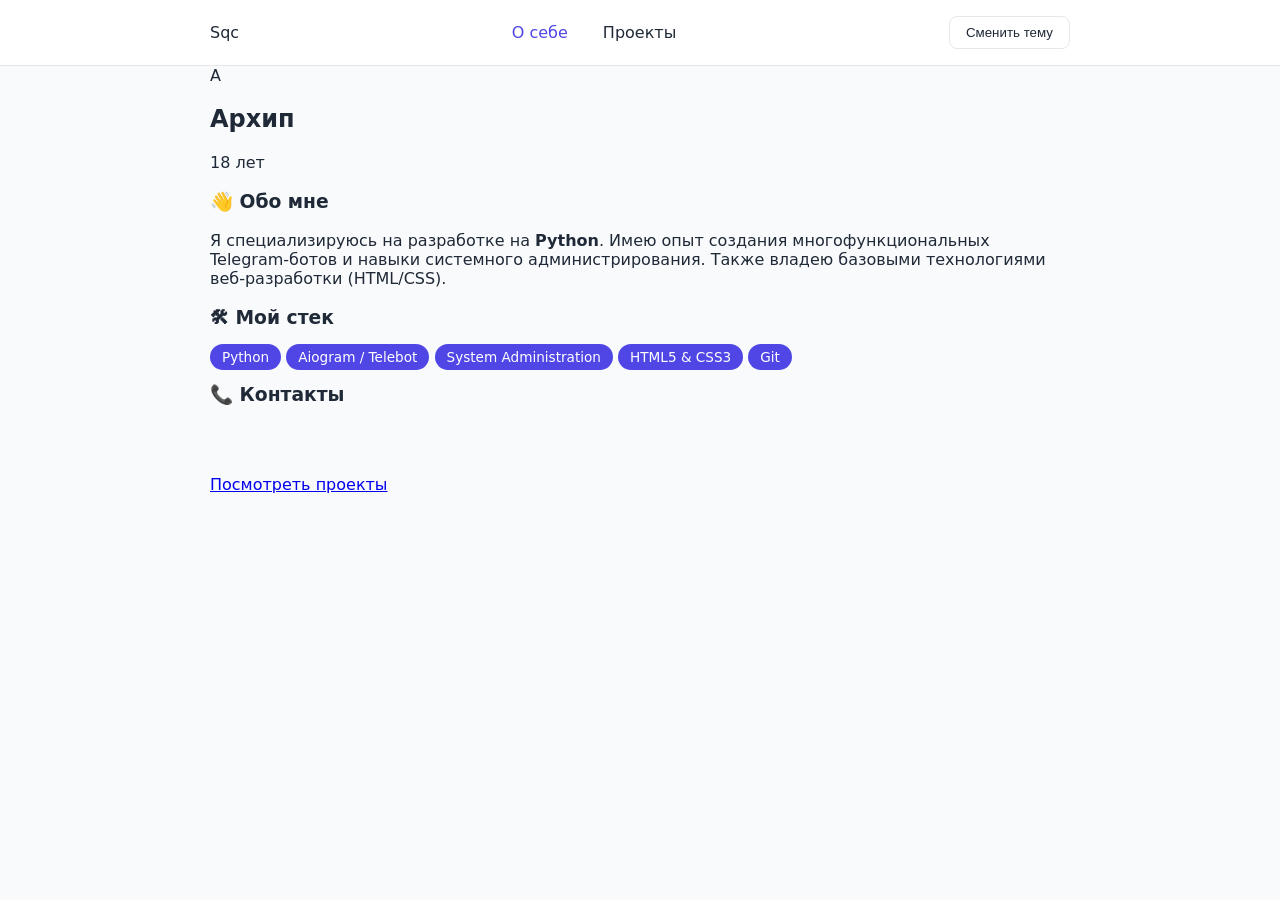
<file: saithihy/index.html>
<!DOCTYPE html>
<html lang="ru">
<head>
    <meta charset="UTF-8">
    <meta name="viewport" content="width=device-width, initial-scale=1.0">
    <title>Архип — Python Разработчик & Сис-админ</title>
    <link rel="stylesheet" href="style.css">
</head>
<body>
    <header>
        <nav class="container">
            <div class="logo">Sqc</div>
            <div class="nav-links">
                <a href="index.html" class="active">О себе</a>
                <a href="projects.html">Проекты</a>
            </div>
            <button id="theme-toggle">Сменить тему</button>
        </nav>
    </header>

    <main class="container">
        <section class="profile-card">
            <div class="profile-header">
                <div class="avatar-placeholder">A</div>
                <h1>Архип</h1>
                <p class="age-info">18 лет</p>
            </div>
            
            <div class="bio">
                <h3>👋 Обо мне</h3>
                <p>Я специализируюсь на разработке на <strong>Python</strong>. Имею опыт создания многофункциональных Telegram-ботов и навыки системного администрирования. Также владею базовыми технологиями веб-разработки (HTML/CSS).</p>
            </div>

            <div class="skills-section">
                <h3>🛠 Мой стек</h3>
                <div class="skills-grid">
                    <span class="skill-badge">Python</span>
                    <span class="skill-badge">Aiogram / Telebot</span>
                    <span class="skill-badge">System Administration</span>
                    <span class="skill-badge">HTML5 & CSS3</span>
                    <span class="skill-badge">Git</span>
                </div>
            </div>

            <div class="contact-info">
                <h3>📞 Контакты</h3>
                <div style="height: 50px;"></div> </div>
            
            <a href="projects.html" class="btn-primary">Посмотреть проекты</a> 
        </section>
    </main>

    <script src="scripts.js"></script>
</body>
</html>
</file>
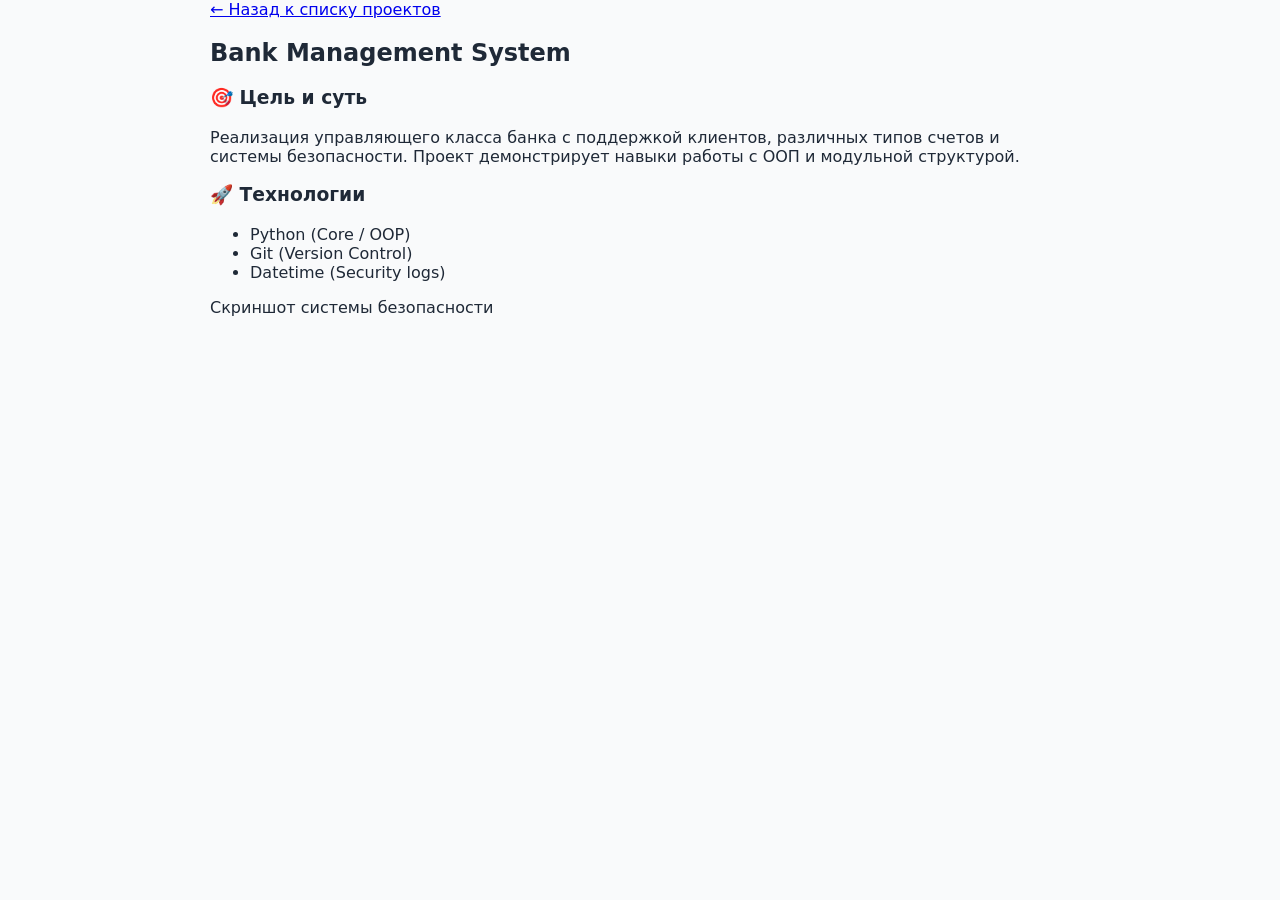
<file: saithihy/details.html>
<!DOCTYPE html>
<html lang="ru">
<head>
    <meta charset="UTF-8">
    <meta name="viewport" content="width=device-width, initial-scale=1.0">
    <title>Детали проекта — Bank System</title>
    <link rel="stylesheet" href="style.css">
</head>
<body>
    <main class="container detail-container">
        <a href="projects.html" class="btn-back">← Назад к списку проектов</a>
        
        <section class="project-detail">
            <h1>Bank Management System</h1>
            <div class="detail-content">
                <div class="detail-text">
                    <h3>🎯 Цель и суть</h3>
                    <p>Реализация управляющего класса банка с поддержкой клиентов, различных типов счетов и системы безопасности. Проект демонстрирует навыки работы с ООП и модульной структурой.</p>
                    
                    <h3>🚀 Технологии</h3>
                    <ul>
                        <li>Python (Core / OOP)</li>
                        <li>Git (Version Control)</li>
                        <li>Datetime (Security logs)</li>
                    </ul>
                </div>
                <div class="detail-image">
                    <div class="image-placeholder">Скриншот системы безопасности </div>
                </div>
            </div>
        </section>
    </main>
    <script src="scripts.js"></script>
</body>
</html>
</file>
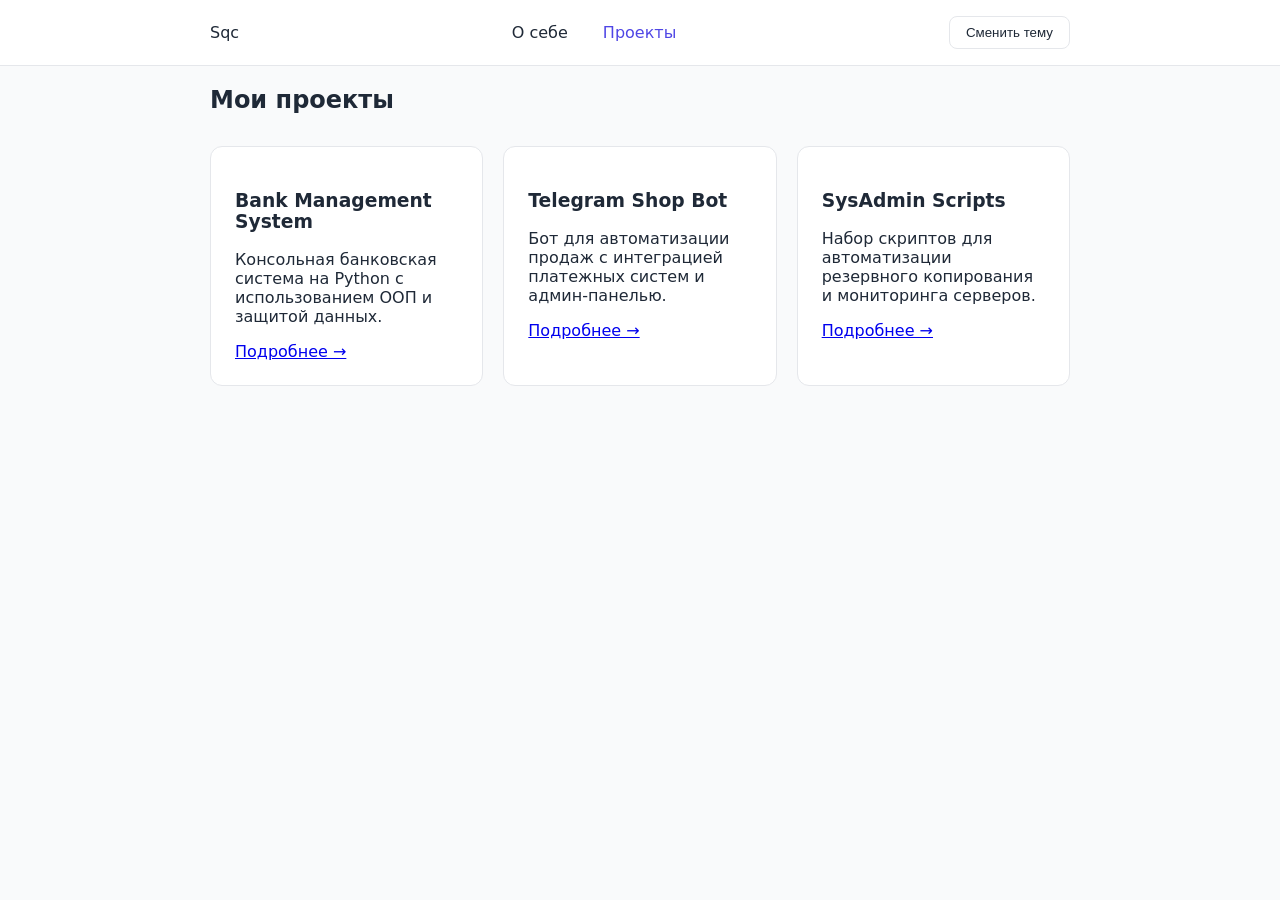
<file: saithihy/projects.html>
<!DOCTYPE html>
<html lang="ru">
<head>
    <meta charset="UTF-8">
    <meta name="viewport" content="width=device-width, initial-scale=1.0">
    <title>Проекты — Архип</title>
    <link rel="stylesheet" href="style.css">
</head>
<body>
    <header>
        <nav class="container">
            <div class="logo">Sqc</div>
            <div class="nav-links">
                <a href="index.html">О себе</a>
                <a href="projects.html" class="active">Проекты</a>
            </div>
            <button id="theme-toggle">Сменить тему</button>
        </nav>
    </header>

    <main class="container">
        <h2 class="section-title">Мои проекты</h2>
        <div class="projects-grid">
            <div class="project-card">
                <h3>Bank Management System</h3>
                <p>Консольная банковская система на Python с использованием ООП и защитой данных.</p>
                <a href="details.html" class="details-link">Подробнее →</a>
            </div>

            <div class="project-card">
                <h3>Telegram Shop Bot</h3>
                <p>Бот для автоматизации продаж с интеграцией платежных систем и админ-панелью.</p>
                <a href="#" class="details-link">Подробнее →</a>
            </div>

            <div class="project-card">
                <h3>SysAdmin Scripts</h3>
                <p>Набор скриптов для автоматизации резервного копирования и мониторинга серверов.</p>
                <a href="#" class="details-link">Подробнее →</a>
            </div>
        </div>
    </main>

    <script src="scripts.js"></script>
</body>
</html>
</file>
<file: saithihy/style.css>
:root {
    --primary: #4f46e5;
    --bg: #f9fafb;
    --card-bg: #ffffff;
    --text: #1f2937;
    --border: #e5e7eb;
}

body.dark {
    --bg: #111827;
    --card-bg: #1f2937;
    --text: #f9fafb;
    --border: #374151;
}

* { box-sizing: border-box; }

body {
    font-family: 'Segoe UI', system-ui, sans-serif;
    background-color: var(--bg);
    color: var(--text);
    margin: 0;
    transition: background 0.3s, color 0.3s;
}

.container {
    max-width: 900px;
    margin: 0 auto;
    padding: 0 20px;
}

header {
    background: var(--card-bg);
    border-bottom: 1px solid var(--border);
    padding: 1rem 0;
}

nav {
    display: flex; /* Flexbox для навигации  */
    justify-content: space-between;
    align-items: center;
}

.nav-links a {
    margin: 0 15px;
    text-decoration: none;
    color: var(--text);
    font-weight: 500;
}

.nav-links a.active { color: var(--primary); }

/* Эффект при наведении [cite: 58] */
.project-card:hover {
    transform: translateY(-5px);
    box-shadow: 0 10px 20px rgba(0,0,0,0.1);
}

.project-card {
    background: var(--card-bg);
    border: 1px solid var(--border);
    border-radius: 12px;
    padding: 1.5rem;
    transition: 0.3s;
}

.projects-grid {
    display: flex; /* Flexbox для сетки проектов  */
    flex-wrap: wrap;
    gap: 20px;
    margin-top: 2rem;
}

.projects-grid > div {
    flex: 1 1 calc(33.333% - 20px);
    min-width: 250px;
}

.skill-badge {
    background: var(--primary);
    color: white;
    padding: 5px 12px;
    border-radius: 20px;
    font-size: 0.85rem;
}

#theme-toggle {
    cursor: pointer;
    padding: 8px 16px;
    border-radius: 8px;
    border: 1px solid var(--border);
    background: var(--card-bg);
    color: var(--text);
}
</file>
